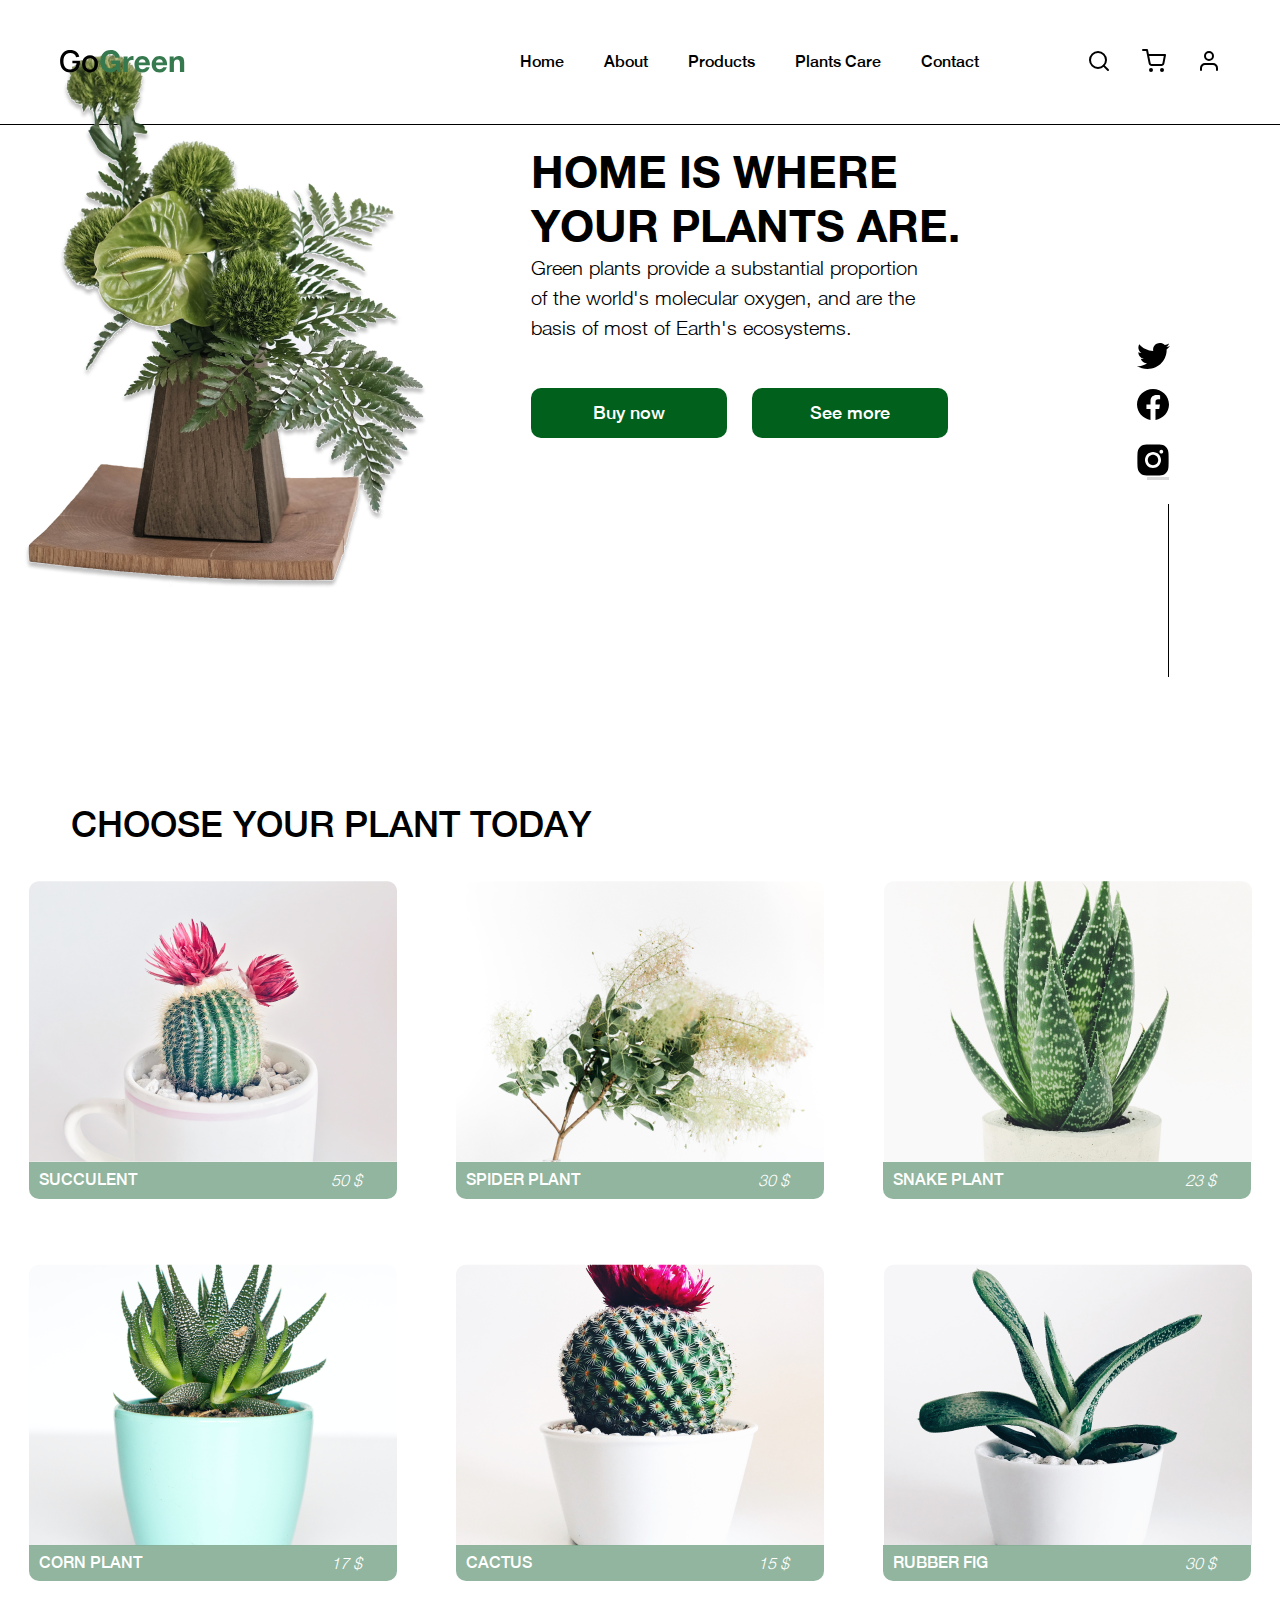
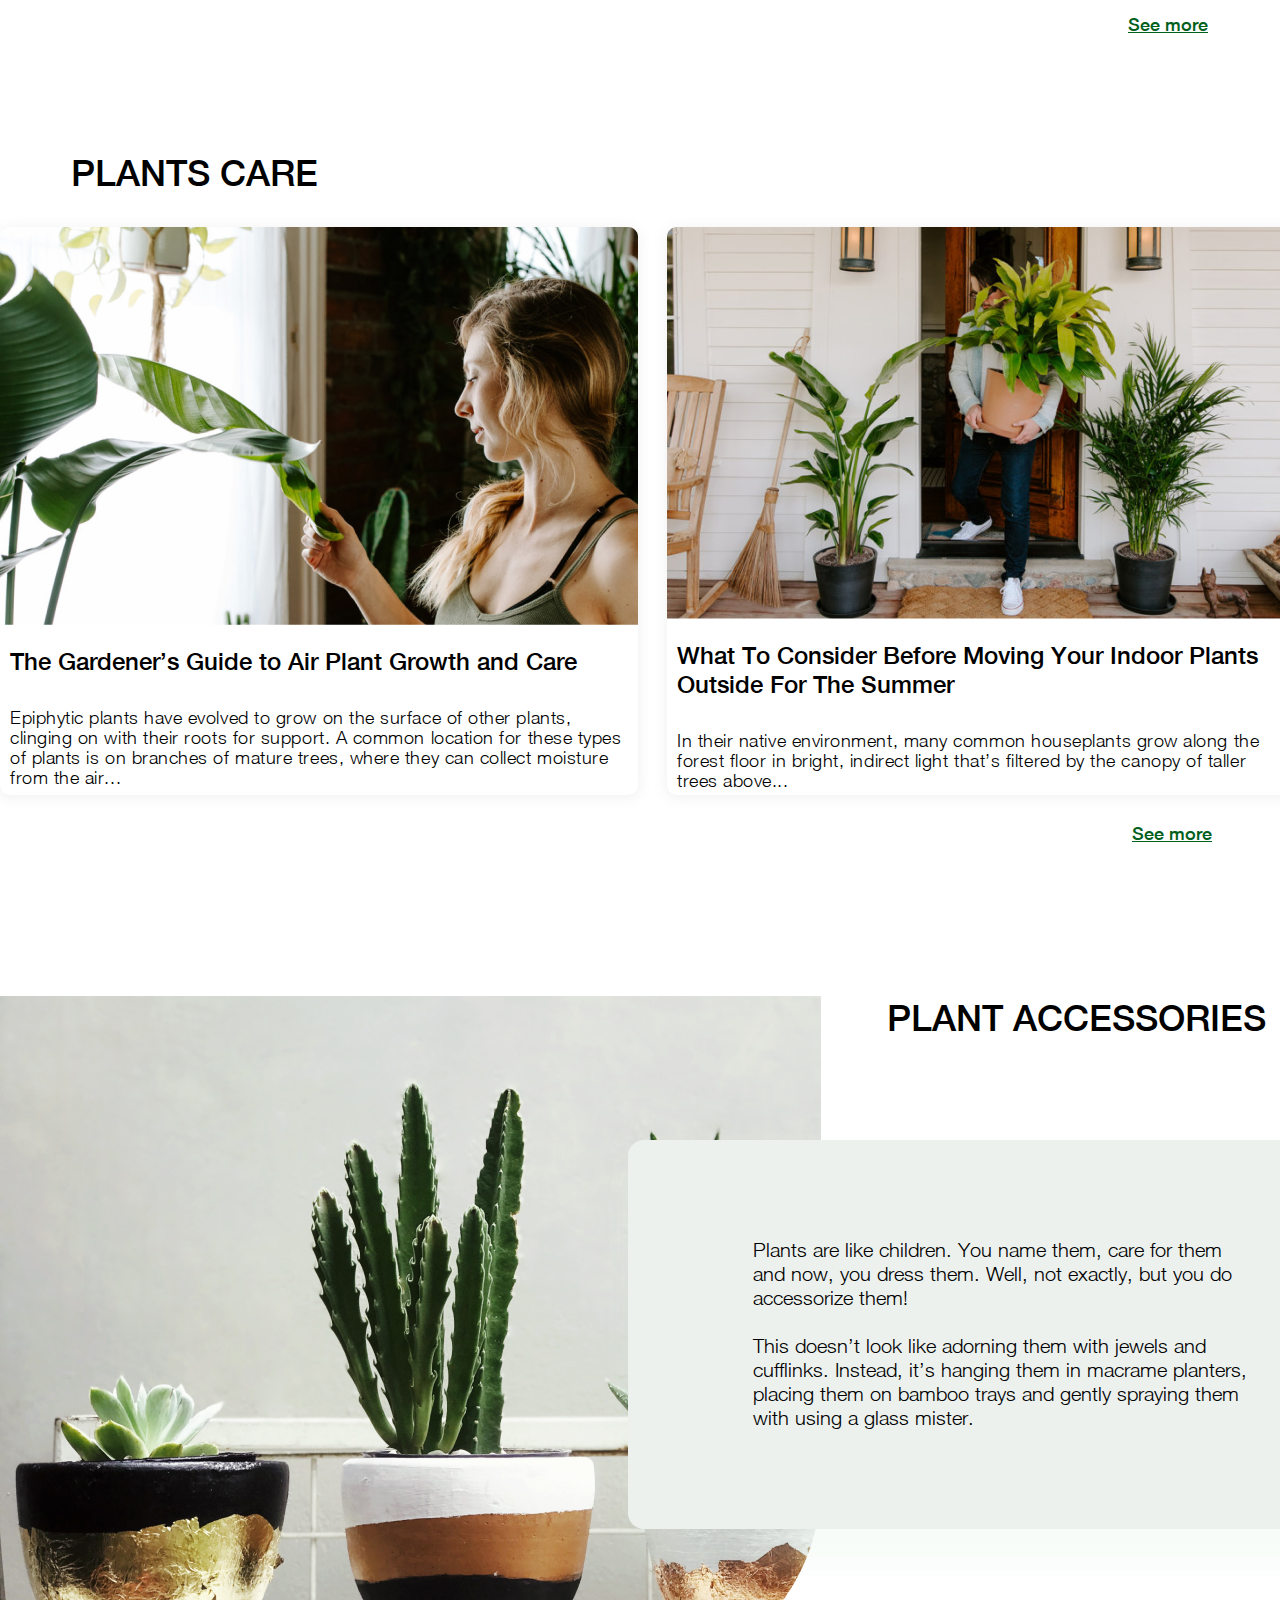
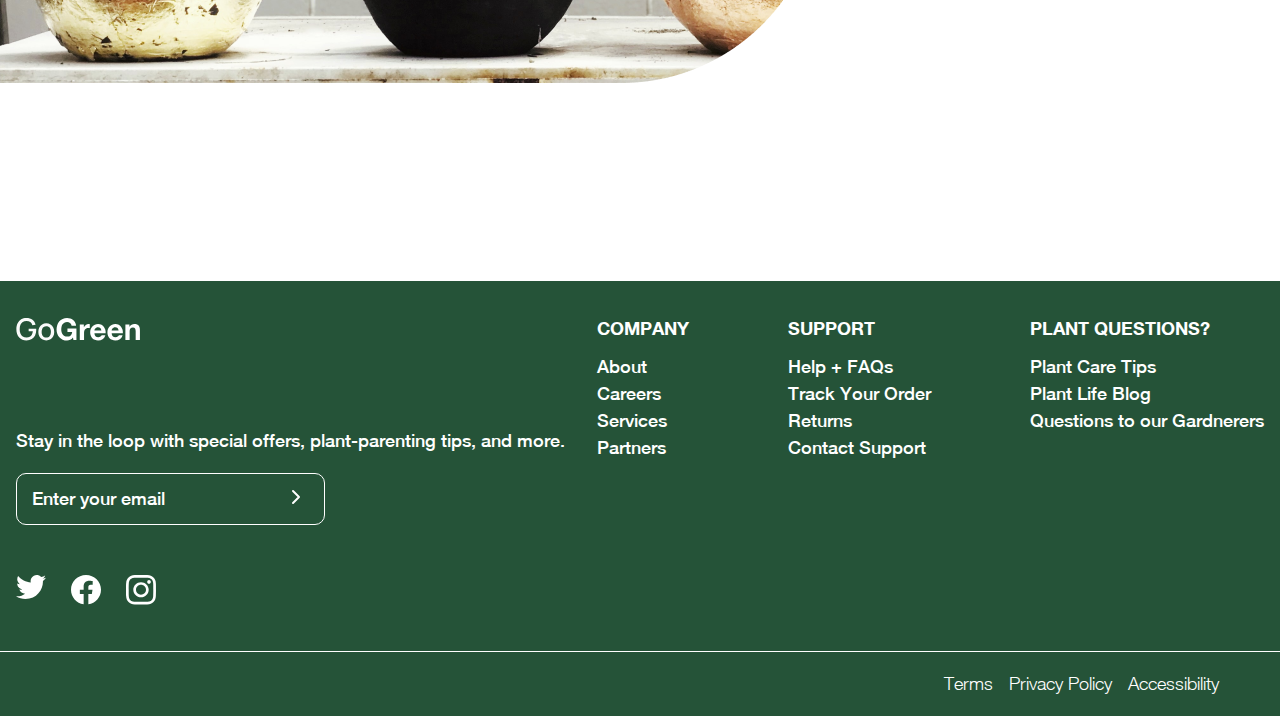
<file: index.html>
<!DOCTYPE html>
<html lang="en">

<head>
    <meta charset="UTF-8">
    <meta http-equiv="X-UA-Compatible" content="IE=edge">
    <meta name="viewport" content="width=device-width, initial-scale=1.0">
    <title>GoGreen - Home</title>
    <link href="https://fonts.cdnfonts.com/css/helvetica-neue-5" rel="stylesheet">
    <link rel="stylesheet" href="./assets/css/reset.css">
    <link rel="stylesheet" href="./assets/css/style.css">
</head>

<body>

    <header>
        <nav>
            <div class="brand-div">
                <a href="index.html"><img src="./assets/images/svg/home/brand-logo.svg" alt="brand-logo"></a>
            </div>
            <div class="nav-div">
                <ul class="navigation-ul">
                    <li><a href="index.html">Home</a></li>
                    <li><a href="#">About</a></li>
                    <li><a href="#">Products</a></li>
                    <li><a href="#">Plants Care</a></li>
                    <li><a href="./pages/contact-us.html">Contact</a></li>
                </ul>
                <div class="header-icons">
                    <a href="#"><img src="./assets/images/svg/home/search-outline.svg" alt="search-outline"></a>
                    <a href="#"><img src="./assets/images/svg/home/shopping-cart-outline.svg"
                            alt="shopping-cart-outline"></a>
                    <a href="#"><img src="./assets/images/svg/home/user-outline.svg" alt="user-outline"></a>
                </div>
            </div>
        </nav>
    </header>

    <main>

        <section class="home-top">
            <div class="main-img-div">
                <img src="./assets/images/png/home/home-plant1.png" alt="home-plant1">
            </div>


            <div class="home-container">

                <div class="home-main-text-div">
                    <h1>HOME IS WHERE <br>
                        YOUR PLANTS ARE.</h1>
                    <p>Green plants provide a substantial proportion <br>
                        of the world's molecular oxygen, and are the <br>
                        basis of most of Earth's ecosystems.</p>
                </div>

                <div class="home-btn-social-wrapper">
                    <div class="home-btn-div">
                        <button class="btn">Buy now</button>
                        <button class="btn">See more</button>
                    </div>
                    <div class="home-socials-div">
                        <a href="https://www.twitter.com"><img src="./assets/images/svg/home/twitter-filled.svg"
                                alt="twitter-filled"></a>
                        <a href="https://www.facebook.com"><img src="./assets/images/svg/home/facebook-filled.svg"
                                alt="facebook-filled"></a>
                        <a href="https://www.instagram.com"><img src="./assets/images/svg/home/instagram-filled.svg"
                                alt="instagram-filled"></a>
                    </div>
                </div>
                <div class="line-div"></div>
            </div>
        </section>


        <section class="choose-your-plant ">
            <div class="home-title">
                <h2 class="title-h2">Choose Your Plant Today</h2>
            </div>

            <div class="home-plants-grid">

                <div class="home-plant-card">
                    <div class="home-plant-card-img">
                        <img src="./assets/images/png/home/home-plants1.png" alt="home-plants1">
                    </div>
                    <div class="home-plant-card-text">
                        <p class="home-plant-name">SUCCULENT</p>
                        <p class="home-plant-price">50 $</p>
                    </div>
                    <div class="btn-cart">
                        <button>Add to Cart</button>
                    </div>
                </div>

                <div class="home-plant-card">
                    <div class="home-plant-card-img">
                        <img src="./assets/images/png/home/home-plants2.png" alt="home-plants2">
                    </div>
                    <div class="home-plant-card-text">
                        <p class="home-plant-name">SPIDER PLANT</p>
                        <p class="home-plant-price">30 $</p>
                    </div>
                    <div class="btn-cart">
                        <button>Add to Cart</button>
                    </div>
                </div>

                <div class="home-plant-card">
                    <div class="home-plant-card-img">
                        <img src="./assets/images/png/home/home-plants3.png" alt="home-plants3">
                    </div>
                    <div class="home-plant-card-text">
                        <p class="home-plant-name">SNAKE PLANT</p>
                        <p class="home-plant-price">23 $</p>
                    </div>
                    <div class="btn-cart">
                        <button>Add to Cart</button>
                    </div>
                </div>

                <div class="home-plant-card">
                    <div class="home-plant-card-img">
                        <img src="./assets/images/png/home/home-plants4.png" alt="home-plants4">
                    </div>
                    <div class="home-plant-card-text">
                        <p class="home-plant-name">CORN PLANT</p>
                        <p class="home-plant-price">17 $</p>
                    </div>
                    <div class="btn-cart">
                        <button>Add to Cart</button>
                    </div>
                </div>

                <div class="home-plant-card">
                    <div class="home-plant-card-img">
                        <img src="./assets/images/png/home/home-plants5.png" alt="home-plants5">
                    </div>
                    <div class="home-plant-card-text">
                        <p class="home-plant-name">CACTUS</p>
                        <p class="home-plant-price">15 $</p>
                    </div>
                    <div class="btn-cart">
                        <button>Add to Cart</button>
                    </div>
                </div>

                <div class="home-plant-card">
                    <div class="home-plant-card-img">
                        <img src="./assets/images/png/home/home-plants6.png" alt="home-plants6">
                    </div>
                    <div class="home-plant-card-text">
                        <p class="home-plant-name">RUBBER FIG</p>
                        <p class="home-plant-price">30 $</p>
                    </div>
                    <div class="btn-cart">
                        <button>Add to Cart</button>
                    </div>
                </div>

            </div>

            <div class="see-more-div">
                <a href="#">
                    <p class="see-more-div-p">See more</p>
                </a>
            </div>
        </section>

        <section class="plants-care">
            <div class="home-title2">
                <h2 class="title-h2">PLANTS CARE</h2>
            </div>

            <div class="home-article-wrapper">
                <div class="home-article">
                    <div class="article-img">
                        <img src="./assets/images/png/home/home-article1.png" alt="home-article1">
                    </div>
                    <div class="article-text">
                        <h4>The Gardener’s Guide to Air Plant Growth and Care</h4>
                        <p>Epiphytic plants have evolved to grow on the surface of other plants, <br> clinging on with
                            their
                            roots for support. A common location for these types <br> of plants is on branches of mature
                            trees,
                            where they can collect moisture <br> from the air...</p>
                    </div>
                </div>

                <div class="home-article">
                    <div class="article-img">
                        <img src="./assets/images/png/home/home-article2.png" alt="home-article2">
                    </div>
                    <div class="article-text">
                        <h4>What To Consider Before Moving Your Indoor Plants <br>
                            Outside For The Summer
                        </h4>
                        <p>In their native environment, many common houseplants grow along the <br> forest floor in
                            bright,
                            indirect light that’s filtered by the canopy of taller <br> trees above...</p>
                    </div>
                </div>
            </div>
            <div class="see-more-div2">
                <a href="#">
                    <p class="see-more-div-p">See more</p>
                </a>
            </div>

        </section>

        <section class="plant-accessories">
            <div class="masked-group-wrapper">
                <div class="home-masked-img">
                    <img src="./assets/images/png/home/home-masked-plants.png" alt="home-masked">
                </div>

                <div class="home-title-last">
                    <h2 class="title-h2">Plant Accessories</h2>
                </div>
            </div>
            <div class="home-accessories-text">
                <p>Plants are like children. You name them, care for them <br> and now, you dress them. Well, not
                    exactly, but you do <br> accessorize them! <br> <br>
                    This doesn’t look like adorning them with jewels and <br> cufflinks. Instead, it’s hanging them in
                    macrame planters, <br> placing them on bamboo trays and gently spraying them <br> with using a glass
                    mister.</p>
            </div>
        </section>

    </main>

    <footer>

        <div class="footer-top-content-wrapper">

            <div class="footer-first-wrap">
                <div class="footer-logo">
                    <a href="#"><img src="./assets/images/svg/home/white-logo.svg" alt="white-logo"></a>
                </div>

                <div class="footer-text-with-input">
                    <p>Stay in the loop with special offers, plant-parenting tips, and more.</p>
                    <div class="footer-mail-input">
                        <input required type="email" placeholder="Enter your email">
                        <a href="#"><img src="./assets/images/svg/home/mail-submit.svg" alt="mail-submit"></a>
                    </div>
                </div>

                <div class="footer-socials">
                    <a href="https://www.twitter.com"><img src="./assets/images/svg/home/twitter-white-filled.svg"
                            alt="twitter-white-filled"></a>

                    <a href="https://www.facebook.com"><img src="./assets/images/svg/home/facebook-white-filled.svg"
                            alt="facebook-white-filled"></a>

                    <a href="https://www.instagram.com"><img src="./assets/images/svg/home/instagram-white-filled.svg"
                            alt="instagram-white-filled"></a>
                </div>
            </div>

            <div class="footer-column-wrap">
                <div class="footer-column">
                    <h5>COMPANY</h5>
                    <div class="footer-column-a">
                        <a href="#">About</a>
                        <a href="#">Careers</a>
                        <a href="#">Services</a>
                        <a href="#">Partners</a>
                    </div>
                </div>

                <div class="footer-column">
                    <h5>SUPPORT</h5>
                    <div class="footer-column-a">
                        <a href="#">Help + FAQs</a>
                        <a href="#">Track Your Order</a>
                        <a href="#">Returns</a>
                        <a href="#">Contact Support</a>
                    </div>
                </div>

                <div class="footer-column">
                    <h5>PLANT QUESTIONS?</h5>
                    <div class="footer-column-a">
                        <a href="#">Plant Care Tips</a>
                        <a href="#">Plant Life Blog</a>
                        <a href="#">Questions to our Gardnerers</a>
                    </div>
                </div>
            </div>

        </div>

        <div class="footer-bottom">
            <a href="#">Terms</a>
            <a href="#">Privacy Policy</a>
            <a href="#">Accessibility</a>
        </div>

    </footer>

</body>

</html>
</file>
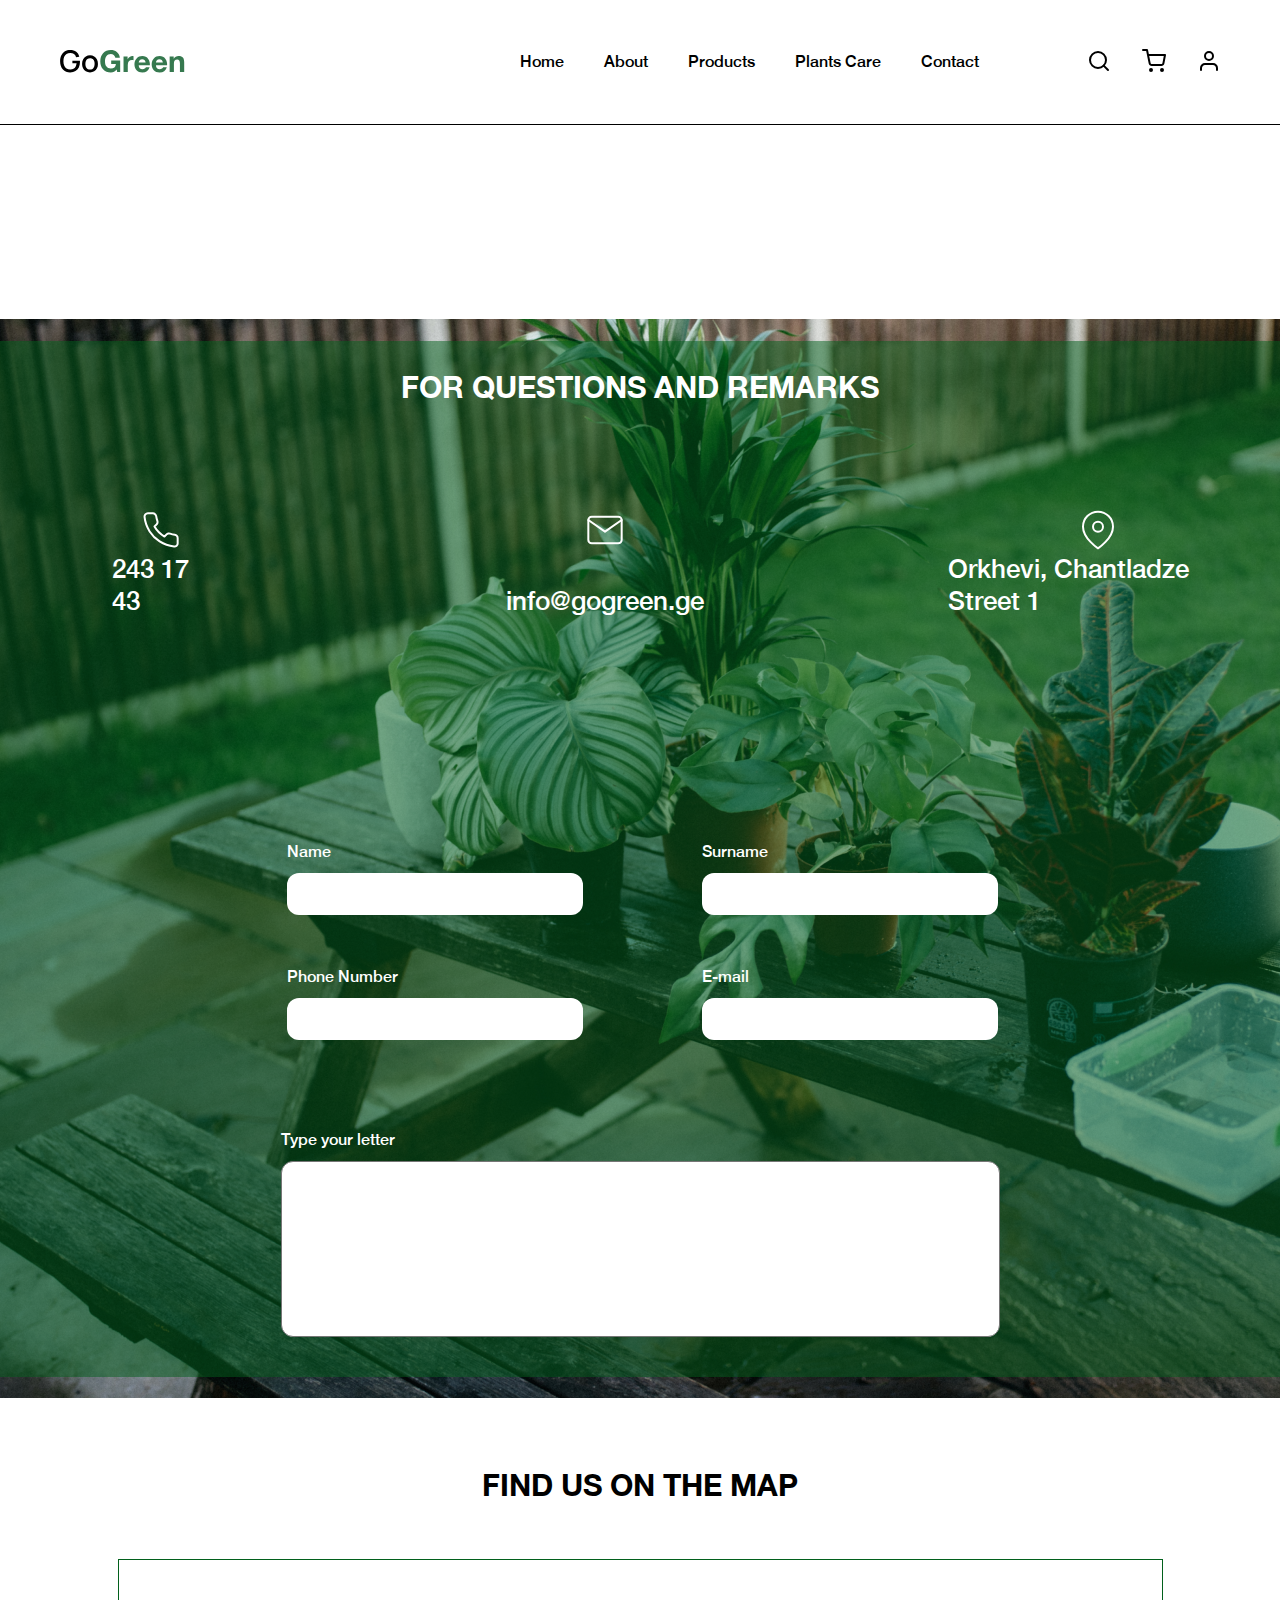
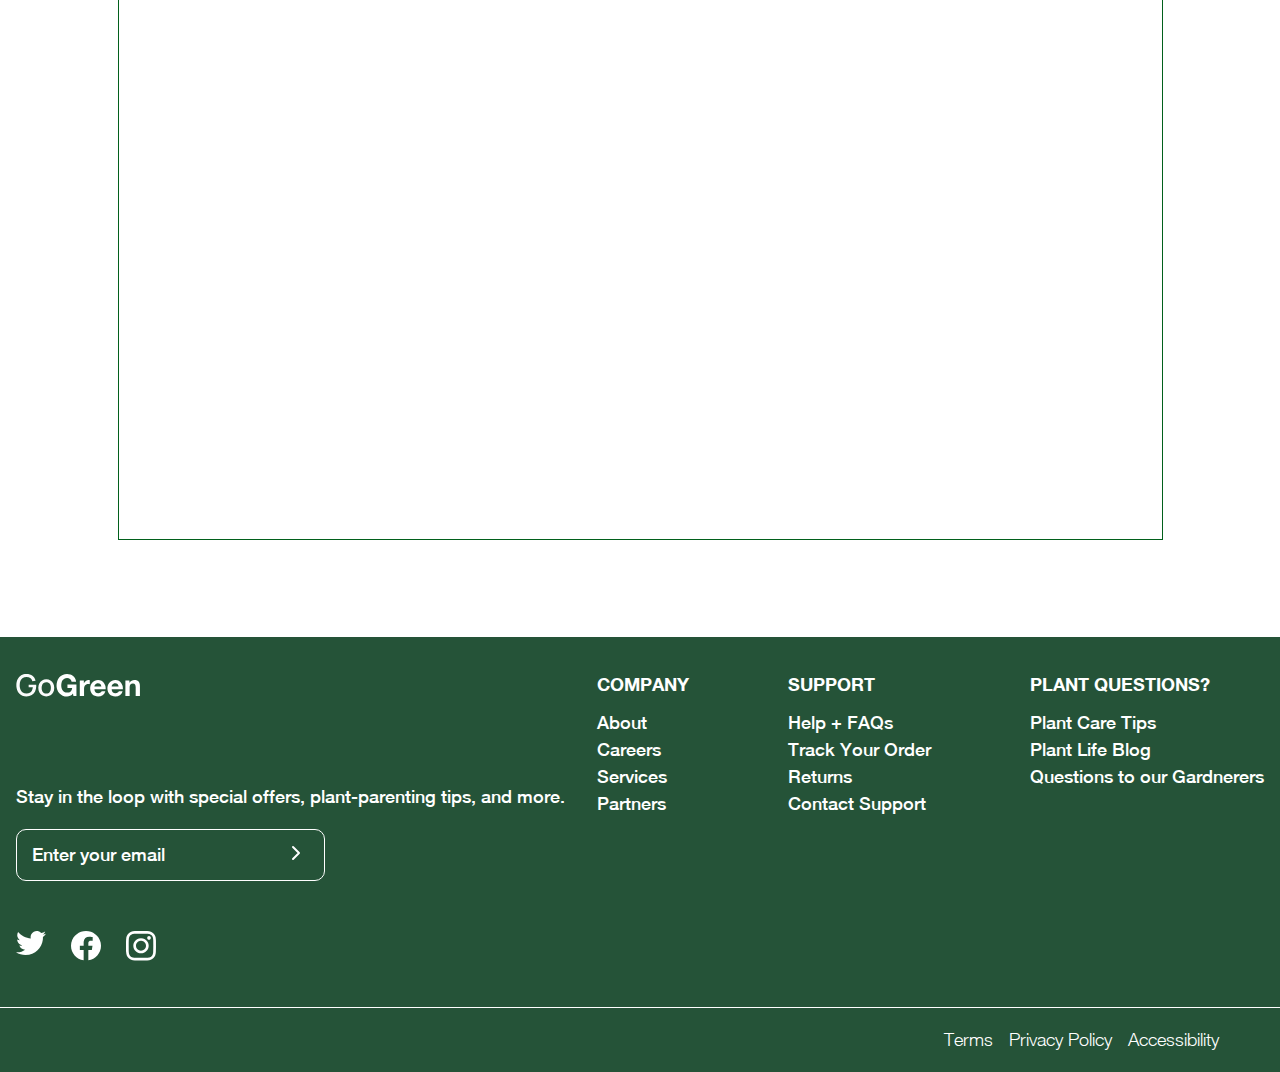
<file: pages/contact-us.html>
<!DOCTYPE html>
<html lang="en">

<head>
    <meta charset="UTF-8">
    <meta http-equiv="X-UA-Compatible" content="IE=edge">
    <meta name="viewport" content="width=device-width, initial-scale=1.0">
    <title>GoGreen - Contact</title>
    <link href="https://fonts.cdnfonts.com/css/helvetica-neue-5" rel="stylesheet">
    <link rel="stylesheet" href="../assets/css/reset.css">
    <link rel="stylesheet" href="../assets/css/style.css">
</head>

<body>

    <header>
        <nav>
            <div class="brand-div">
                <a href="index.html"><img src="../assets/images/svg/home/brand-logo.svg" alt="brand-logo"></a>
            </div>
            <div class="nav-div">
                <ul class="navigation-ul">
                    <li><a href="../index.html">Home</a></li>
                    <li><a href="#">About</a></li>
                    <li><a href="#">Products</a></li>
                    <li><a href="#">Plants Care</a></li>
                    <li><a href="./pages/contact-us.html">Contact</a></li>
                </ul>
                <div class="header-icons">
                    <a href="#"><img src="../assets/images/svg/home/search-outline.svg" alt="search-outline"></a>
                    <a href="#"><img src="../assets/images/svg/home/shopping-cart-outline.svg"
                            alt="shopping-cart-outline"></a>
                    <a href="#"><img src="../assets/images/svg/home/user-outline.svg" alt="user-outline"></a>
                </div>
            </div>
        </nav>
    </header>

    <main>
        <div class="forms-on-bg">

            <div class="contact-green-area">
                <div class="contact-title">
                    <h1>FOR QUESTIONS AND REMARKS</h1>
                </div>

                <div class="contact-columns-wrapper">
                    <div class="contact-columns cc-first">
                        <img src="../assets/images/svg/contact/contact-phone-outline.svg" alt="phone-outline">
                        <p>243 17 43</p>
                    </div>

                    <div class="contact-columns">
                        <img src="../assets/images/svg/contact/contact-mail-outline.svg" alt="mail-outline">
                        <a href="mailto: info@gogreen.ge">info@gogreen.ge</a>
                    </div>

                    <div class="contact-columns cc-last">
                        <img src="../assets/images/svg/contact/contact-map-outline.svg" alt="map-outline">
                        <address>Orkhevi, Chantladze Street 1</address>
                    </div>
                </div>

                <form>
                    <div class="form-grid">

                        <div class="input-with-title">
                            <p>Name</p>
                            <input type="text">
                        </div>

                        <div class="input-with-title">
                            <p>Surname</p>
                            <input type="text">
                        </div>

                        <div class="input-with-title">
                            <p>Phone Number</p>
                            <input type="text">
                        </div>

                        <div class="input-with-title">
                            <p>E-mail</p>
                            <input type="email">
                        </div>

                    </div>

                    <div class="big-input-with-title">
                        <p>Type your letter</p>
                        <textarea cols="30" rows="10"></textarea>
                    </div>
                </form>
            </div>
        </div>

        <section class="map">
            <h2 class="map-title">FIND US ON THE MAP</h2>
            <div class="map-div">
                <iframe
                    src="https://www.google.com/maps/embed?pb=!1m14!1m12!1m3!1d47664.54373488417!2d44.749089357194386!3d41.698202071937345!2m3!1f0!2f0!3f0!3m2!1i1024!2i768!4f13.1!5e0!3m2!1sen!2sge!4v1677439688477!5m2!1sen!2sge"
                    width="600" height="450" style="border:0;" allowfullscreen="" loading="lazy"
                    referrerpolicy="no-referrer-when-downgrade"></iframe>
        </section>

        </div>
    </main>

    <footer>

        <div class="footer-top-content-wrapper">

            <div class="footer-first-wrap">
                <div class="footer-logo">
                    <a href="#"><img src="../assets/images/svg/home/white-logo.svg" alt="white-logo"></a>
                </div>

                <div class="footer-text-with-input">
                    <p>Stay in the loop with special offers, plant-parenting tips, and more.</p>
                    <div class="footer-mail-input">
                        <input required type="email" placeholder="Enter your email">
                        <a href="#"><img src="../assets/images/svg/home/mail-submit.svg" alt="mail-submit"></a>
                    </div>
                </div>

                <div class="footer-socials">
                    <a href="https://www.twitter.com"><img src="../assets/images/svg/home/twitter-white-filled.svg"
                            alt="twitter-white-filled"></a>

                    <a href="https://www.facebook.com"><img src="../assets/images/svg/home/facebook-white-filled.svg"
                            alt="facebook-white-filled"></a>

                    <a href="https://www.instagram.com"><img src="../assets/images/svg/home/instagram-white-filled.svg"
                            alt="instagram-white-filled"></a>
                </div>
            </div>

            <div class="footer-column-wrap">
                <div class="footer-column">
                    <h5>COMPANY</h5>
                    <div class="footer-column-a">
                        <a href="#">About</a>
                        <a href="#">Careers</a>
                        <a href="#">Services</a>
                        <a href="#">Partners</a>
                    </div>
                </div>

                <div class="footer-column">
                    <h5>SUPPORT</h5>
                    <div class="footer-column-a">
                        <a href="#">Help + FAQs</a>
                        <a href="#">Track Your Order</a>
                        <a href="#">Returns</a>
                        <a href="#">Contact Support</a>
                    </div>
                </div>

                <div class="footer-column">
                    <h5>PLANT QUESTIONS?</h5>
                    <div class="footer-column-a">
                        <a href="#">Plant Care Tips</a>
                        <a href="#">Plant Life Blog</a>
                        <a href="#">Questions to our Gardnerers</a>
                    </div>
                </div>
            </div>

        </div>

        <div class="footer-bottom">
            <a href="#">Terms</a>
            <a href="#">Privacy Policy</a>
            <a href="#">Accessibility</a>
        </div>

    </footer>

</body>

</html>
</file>
<file: assets/css/style.css>
@font-face {
  font-family: helvetica-light;
  src: url("../fonts/HelveticaNeue\ Light.ttf") format("truetype");
  font-weight: 300;
  font-style: normal;
}
@font-face {
  font-family: helvetica;
  src: url("../fonts/HelveticaNeue\ Light.ttf") format("truetype");
  font-weight: 400;
  font-style: normal;
}
@font-face {
  font-family: helvetica-medium;
  src: url("../fonts/HelveticaNeueMed.ttf") format("truetype");
  font-weight: 500;
  font-style: normal;
}
@font-face {
  font-family: helvetica-bold;
  src: url("../fonts/Helvetica\ Neu\ Bold.ttf") format("truetype");
  font-weight: 700;
  font-style: bold;
}
:root {
  --clickable-green: #01601b;
  --hover-green: #36794f;
  --footer-green: #255338;
  --main-font-300: "helvetica-light";
  --main-font-400: "helvetica";
  --main-font-500: "helvetica-medium";
  --main-font-700: "helvetica-bold";
}
a:active,
a:link {
  text-decoration: none;
}
.brand-div,
.home-plant-card:hover .btn-cart,
.nav-div {
  z-index: 1;
}
.form-grid,
.home-plants-grid {
  grid-template-rows: repeat(2, 1fr);
}
.home-main-text-div h1 {
  font-family: var(--main-font-700), sans-serif;
  font-size: 44px;
  line-height: 54px;
}
.home-main-text-div p {
  font-family: var(--main-font-400), sans-serif;
  font-weight: 400;
  font-size: 20px;
  line-height: 30px;
}
.home-plant-name {
  font-family: var(--main-font-500);
  color: #fff;
  margin-left: 10px;
}
.home-plant-price {
  font-family: var(--main-font-400);
  font-style: italic;
  color: #fff;
  margin-right: 35px;
}
.title-h2 {
  text-transform: uppercase;
  font-family: var(--main-font-500), sans-serif;
  font-size: 36px;
  line-height: 44px;
}
.article-text h4,
.see-more-div-p {
  font-family: var(--main-font-500);
}
.see-more-div-p {
  color: var(--clickable-green);
  text-decoration: underline;
  font-size: 18px;
  line-height: 22px;
}
.article-text h4 {
  font-size: 24px;
  line-height: 29px;
}
.article-text p {
  font-family: var(--main-font-300);
  font-size: 18px;
  line-height: 20px;
  letter-spacing: 0.03em;
}
.home-accessories-text p {
  font-family: var(--main-font-400), sans-serif;
  font-size: 20px;
  line-height: 24px;
}
.footer-text-with-input p {
  font-size: 18px;
  line-height: 22px;
  font-family: var(--main-font-500), sans-serif;
  color: #fff;
}
.footer-column h5 {
  color: #fff;
  font-size: 18px;
  line-height: 22px;
  font-family: var(--main-font-700), sans-serif;
}
.footer-bottom a,
.footer-column-a a {
  font-size: 18px;
  line-height: 21px;
  color: #fff;
}
.footer-column-a a {
  font-family: var(--main-font-500), sans-serif;
}
.footer-bottom a {
  font-family: var(--main-font-400), sans-serif;
}
.contact-title h1,
.map-title {
  font-size: 30px;
  line-height: 37px;
  font-family: var(--main-font-700), sans-serif;
}
.contact-title h1 {
  margin: 28px 0 104px;
  color: #fff;
}
.contact-columns a,
.contact-columns address,
.contact-columns p {
  font-size: 26px;
  line-height: 32px;
  font-family: var(--main-font-500), sans-serif;
  color: #fff;
}
.big-input-with-title p,
.input-with-title p {
  color: #fff;
  font-family: var(--main-font-500), sans-serif;
  font-size: 16px;
  line-height: 20px;
}
.btn,
.footer-mail-input input,
.navigation-ul a {
  font-family: var(--main-font-500), sans-serif;
}
.map-title {
  text-align: center;
  margin-bottom: 55px;
}
nav {
  border-bottom: 1px solid #000;
  height: 124px;
  display: flex;
  justify-content: center;
  align-items: center;
  gap: 335px;
}
.navigation-ul {
  display: flex;
  gap: 40px;
}
.navigation-ul a {
  color: #000;
}
.nav-div {
  display: flex;
  align-items: center;
  gap: 108px;
}
.header-icons {
  display: flex;
  gap: 31px;
}
.home-top {
  position: relative;
  height: 677px;
}
.main-img-div {
  position: absolute;
  top: -115px;
  right: 800px;
}
.home-container {
  position: absolute;
  right: 107px;
  top: 20px;
  display: flex;
  flex-direction: column;
}
.footer-socials,
.home-btn-div {
  display: flex;
  gap: 25px;
}
.btn {
  cursor: pointer;
  font-size: 18px;
  line-height: 22px;
  width: 196px;
  height: 50px;
  background-color: var(--clickable-green);
  border-radius: 10px;
  border: none;
  color: #fff;
}
.home-btn-social-wrapper {
  display: flex;
  align-items: center;
  gap: 185px;
}
.home-socials-div {
  display: flex;
  flex-direction: column;
  align-items: center;
  gap: 17px;
}
.line-div {
  height: 173px;
  border-right: 1px solid #000;
  margin: 21px 4px 0 0;
}
.home-title {
  margin: 0 0 35.3px 71px;
}
.home-plants-grid {
  margin-top: 35px;
  height: 704.73px;
  display: grid;
  justify-items: center;
  row-gap: 61px;
  grid-template-columns: repeat(3, 1fr);
}
.home-plant-card {
  position: relative;
  width: 368.05px;
  height: 317.23px;
}
.home-plant-card-text {
  position: absolute;
  bottom: 0;
  display: flex;
  justify-content: space-between;
  align-items: center;
  border-radius: 0 0 10px 10px;
  width: 368.05px;
  height: 36.53px;
  background: rgba(54, 121, 79, 0.55);
}
.btn-cart {
  position: absolute;
  top: 197px;
  left: 76px;
  z-index: -1;
}
.btn-cart button {
  cursor: pointer;
  width: 216.5px;
  height: 50.19px;
  font-family: var(--main-font-500);
  color: #0f6845;
  font-size: 19px;
  line-height: 23px;
  background-color: #fff;
  border: none;
  border-radius: 10px;
}
.see-more-div {
  text-align: right;
  margin: 28px 72px 0 0;
}
.home-plant-card:hover .home-plant-card-text {
  background: #36794f;
}
.home-plant-card:hover .home-plant-card-img {
  background-color: rgba(217, 217, 217, 0.5);
  opacity: 55%;
}
.home-title2 {
  margin: 0 0 32px 71px;
}
.home-article-wrapper {
  display: flex;
  justify-content: space-evenly;
  gap: 29px;
}
.plants-care {
  margin-top: 115px;
}
.home-article {
  box-shadow: 0 2px 13px 1px rgba(209, 209, 209, 0.31);
  border-radius: 10px;
  width: 638px;
  height: 567.61px;
}
.article-text {
  display: flex;
  flex-direction: column;
  gap: 32px;
  margin: 19px 0 14.61px 10px;
}
.see-more-div2 {
  text-align: right;
  margin: 28px 68px 0 0;
}
.plant-accessories {
  overflow: hidden;
  position: relative;
  margin: 151px 0 195px;
}
.masked-group-wrapper {
  display: flex;
  align-items: flex-start;
  gap: 66px;
}
.home-accessories-text {
  position: absolute;
  top: 144px;
  left: 628px;
  width: 744px;
  height: 389px;
  display: flex;
  justify-content: center;
  align-items: center;
  background: #ecf1ee;
  box-shadow: 10px 23px 29px 14px rgba(215, 242, 225, 0.2);
  border-radius: 16px;
}
.footer-top-content-wrapper {
  height: 370px;
  display: flex;
  justify-content: space-around;
  border-bottom: 1px solid #fff;
}
.footer-first-wrap {
  margin-top: 36px;
}
footer {
  height: 435px;
  background-color: var(--footer-green);
}
.footer-logo {
  display: flex;
  margin-bottom: 86px;
}
.footer-text-with-input {
  margin-bottom: 50px;
  display: flex;
  flex-direction: column;
  gap: 21px;
}
.footer-mail-input {
  display: flex;
  align-items: center;
  width: 307px;
  height: 50px;
  border: 1px solid #fff;
  border-radius: 10px;
}
.footer-mail-input input {
  font-size: 18px;
  color: #fff;
  line-height: 22px;
  padding-left: 15px;
  height: 50px;
  width: 250px;
  background-color: transparent;
  outline: 0;
  border: none;
}
.big-input-with-title textarea,
.input-with-title input {
  font-family: var(--main-font-500), sans-serif;
  outline: 0;
  background: #fff;
}
.footer-mail-input input::placeholder {
  font-family: var(--main-font-500), sans-serif;
  font-size: 18px;
  color: #fff;
  line-height: 22px;
}
.footer-column-wrap {
  margin-top: 36px;
  width: 667px;
  display: flex;
  justify-content: space-between;
}
.footer-column {
  display: flex;
  flex-direction: column;
  gap: 17px;
}
.contact-columns,
.footer-column-a {
  flex-direction: column;
  display: flex;
}
.footer-column-a {
  gap: 6px;
}
.footer-bottom {
  height: 64px;
  display: flex;
  justify-content: flex-end;
  align-items: center;
  gap: 16px;
  margin-right: 61px;
}
.forms-on-bg {
  display: flex;
  align-items: center;
  justify-content: center;
  margin: 194px 0 69px;
  height: 1079px;
  background: url("../images/png/contact/contact-background.png");
}
.contact-green-area {
  height: 1036px;
  width: 1402px;
  background: rgba(1, 96, 27, 0.5);
}
.contact-title {
  display: flex;
  justify-content: center;
}
.contact-columns-wrapper {
  display: flex;
  margin-bottom: 225px;
}
.contact-columns {
  height: 107px;
  align-items: center;
  justify-content: space-between;
}
.cc-first {
  margin: 0 296px 0 112px;
}
.cc-last {
  margin: 0 32px 0 244px;
}
form {
  display: flex;
  flex-direction: column;
  align-items: center;
}
.form-grid {
  width: 707px;
  display: grid;
  gap: 119px;
  grid-template-columns: repeat(2, 1fr);
  row-gap: 52px;
  margin-bottom: 90px;
}
.big-input-with-title,
.input-with-title {
  display: flex;
  flex-direction: column;
  gap: 11px;
}
.input-with-title input {
  font-size: 16px;
  line-height: 20px;
  padding-left: 10px;
  border-radius: 12px;
  width: 284px;
  height: 40px;
  border: none;
}
.big-input-with-title textarea {
  padding: 10px;
  resize: none;
  width: 697px;
  height: 154px;
  border-radius: 12px;
}
.map {
  display: flex;
  flex-direction: column;
  align-items: center;
  margin-bottom: 97.14px;
}
.map-div {
  display: flex;
  justify-content: center;
  align-items: center;
  height: 578.86px;
  width: 1043px;
  border: 1px solid var(--clickable-green);
}
.map-div iframe {
  height: 451px;
  width: 877.49px;
}
</file>
